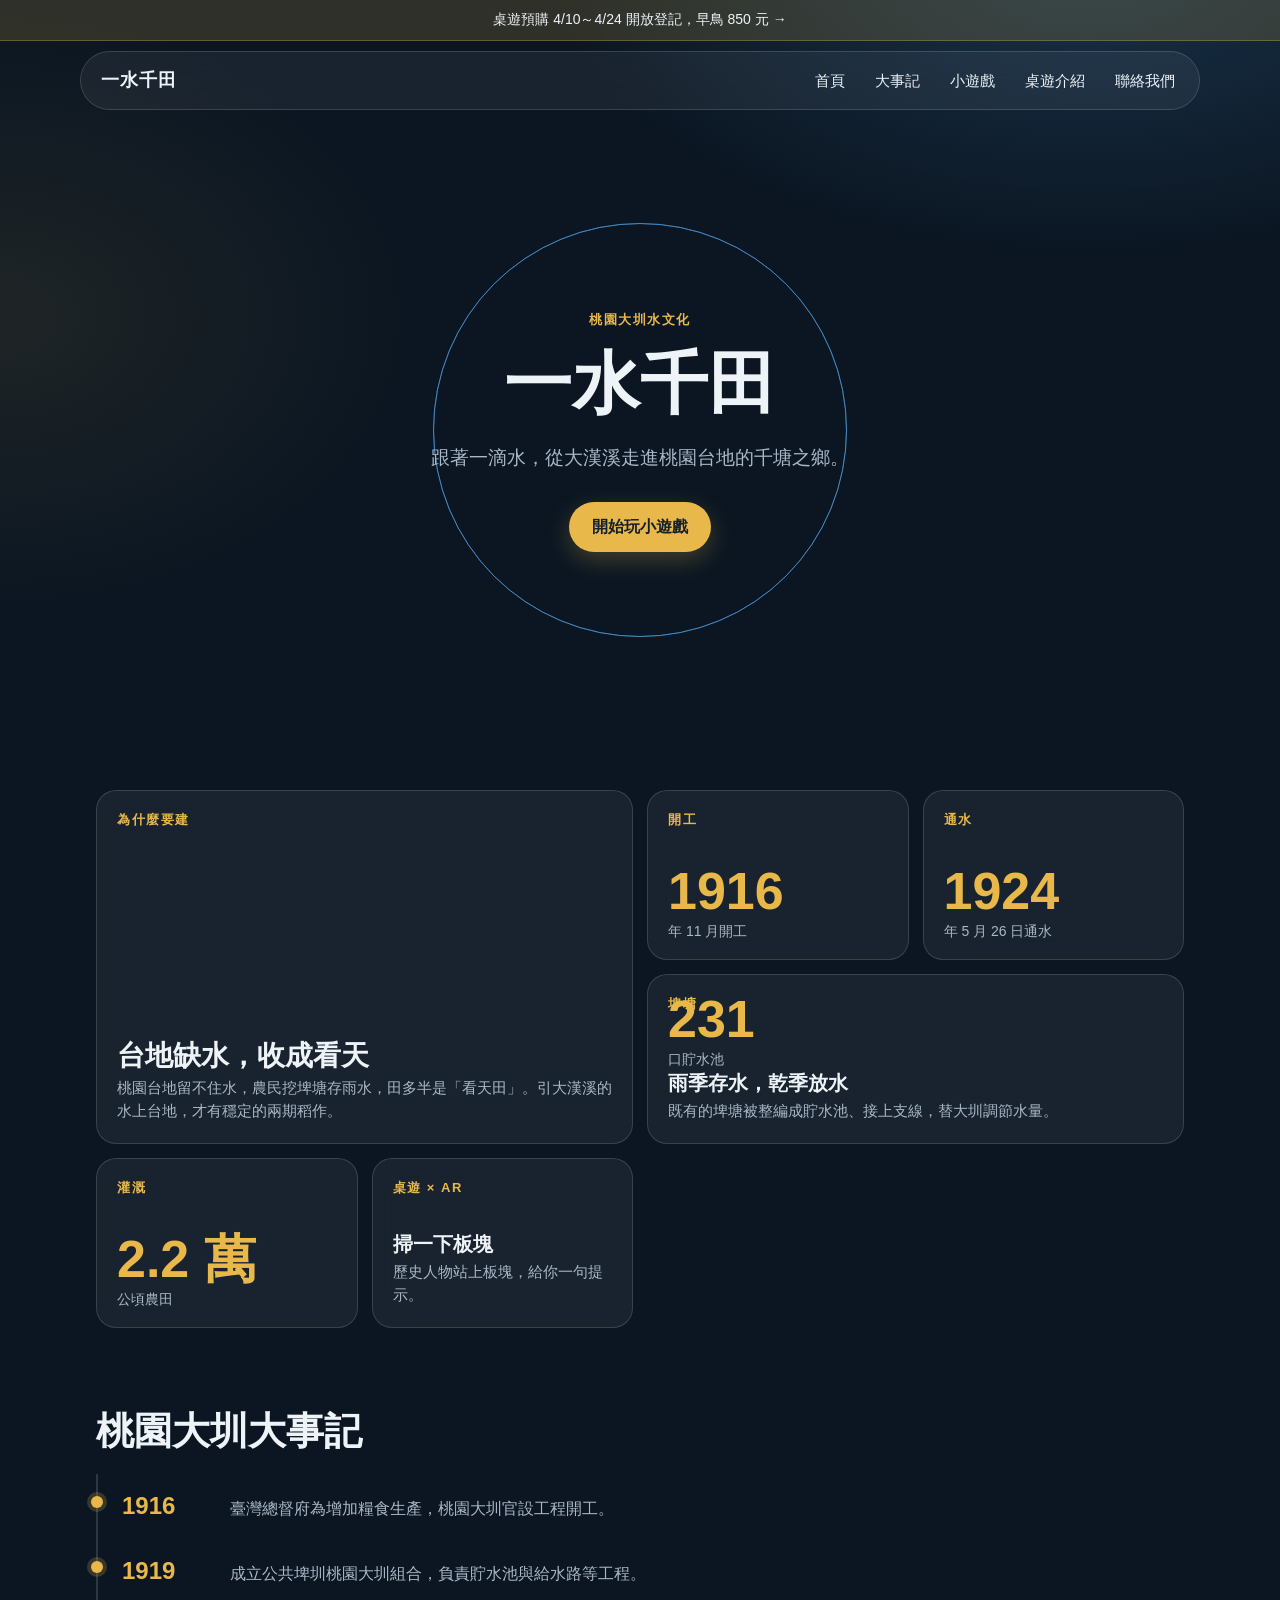
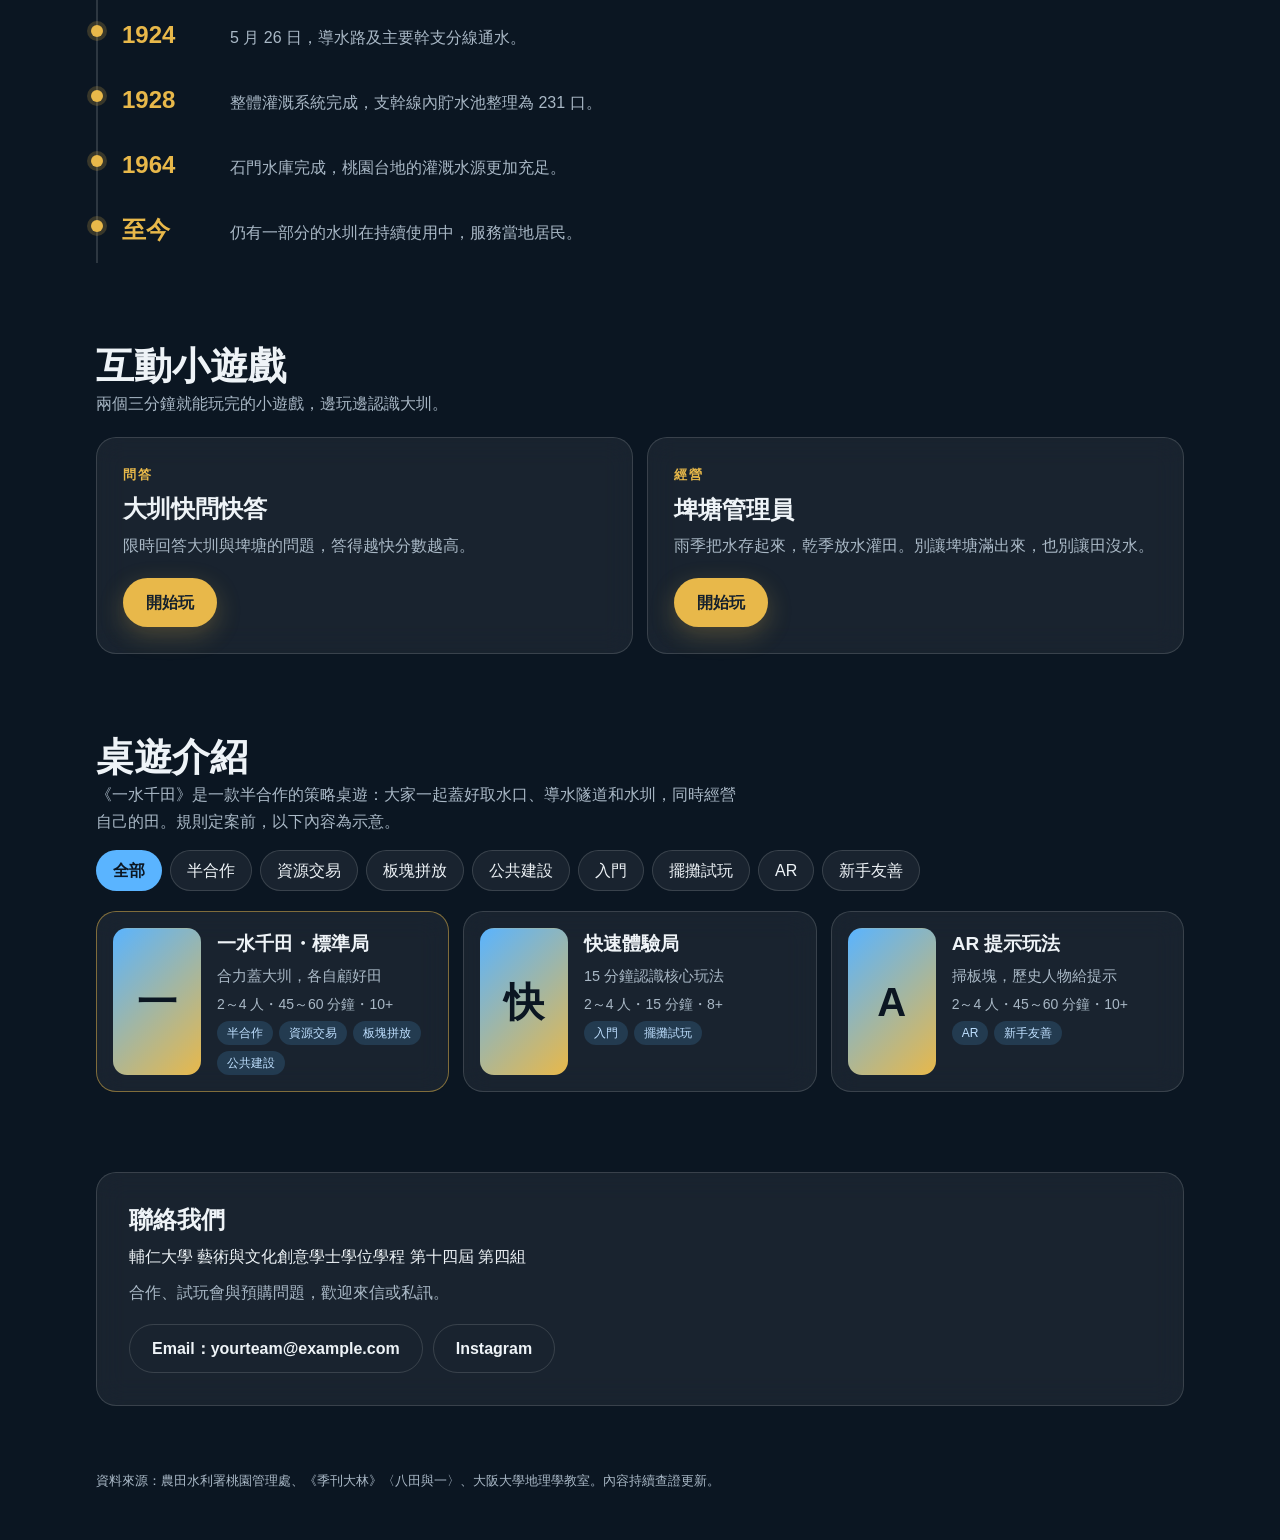
<file: index.html>
<!DOCTYPE html>
<html lang="zh-Hant">
<head>
  <meta charset="UTF-8">
  <meta name="viewport" content="width=device-width, initial-scale=1, viewport-fit=cover">
  <meta name="theme-color" content="#0b1622">
  <meta name="description" content="">
  <title>一水千田</title>
  <link rel="stylesheet" href="css/style.css">
</head>
<body>
  <!-- 這個頁面沒有寫死的內容：所有文字、卡片、遊戲設定都由 js/app.js 讀 data.json 產生 -->
  <a class="skip" href="#app">跳到主要內容</a>
  <div id="preview-bar" hidden>預覽模式：這是尚未發布的草稿，訪客還看不到</div>
  <div id="announce"></div>
  <header id="nav"></header>
  <main id="app"><p class="loading">載入中…</p></main>
  <footer id="footer"></footer>

  <!-- 小遊戲與桌遊詳細內容共用的彈出視窗 -->
  <dialog id="modal" aria-labelledby="modal-title"></dialog>

  <script src="js/store.js"></script>
  <script src="js/games.js"></script>
  <script src="js/app.js"></script>
</body>
</html>
</file>
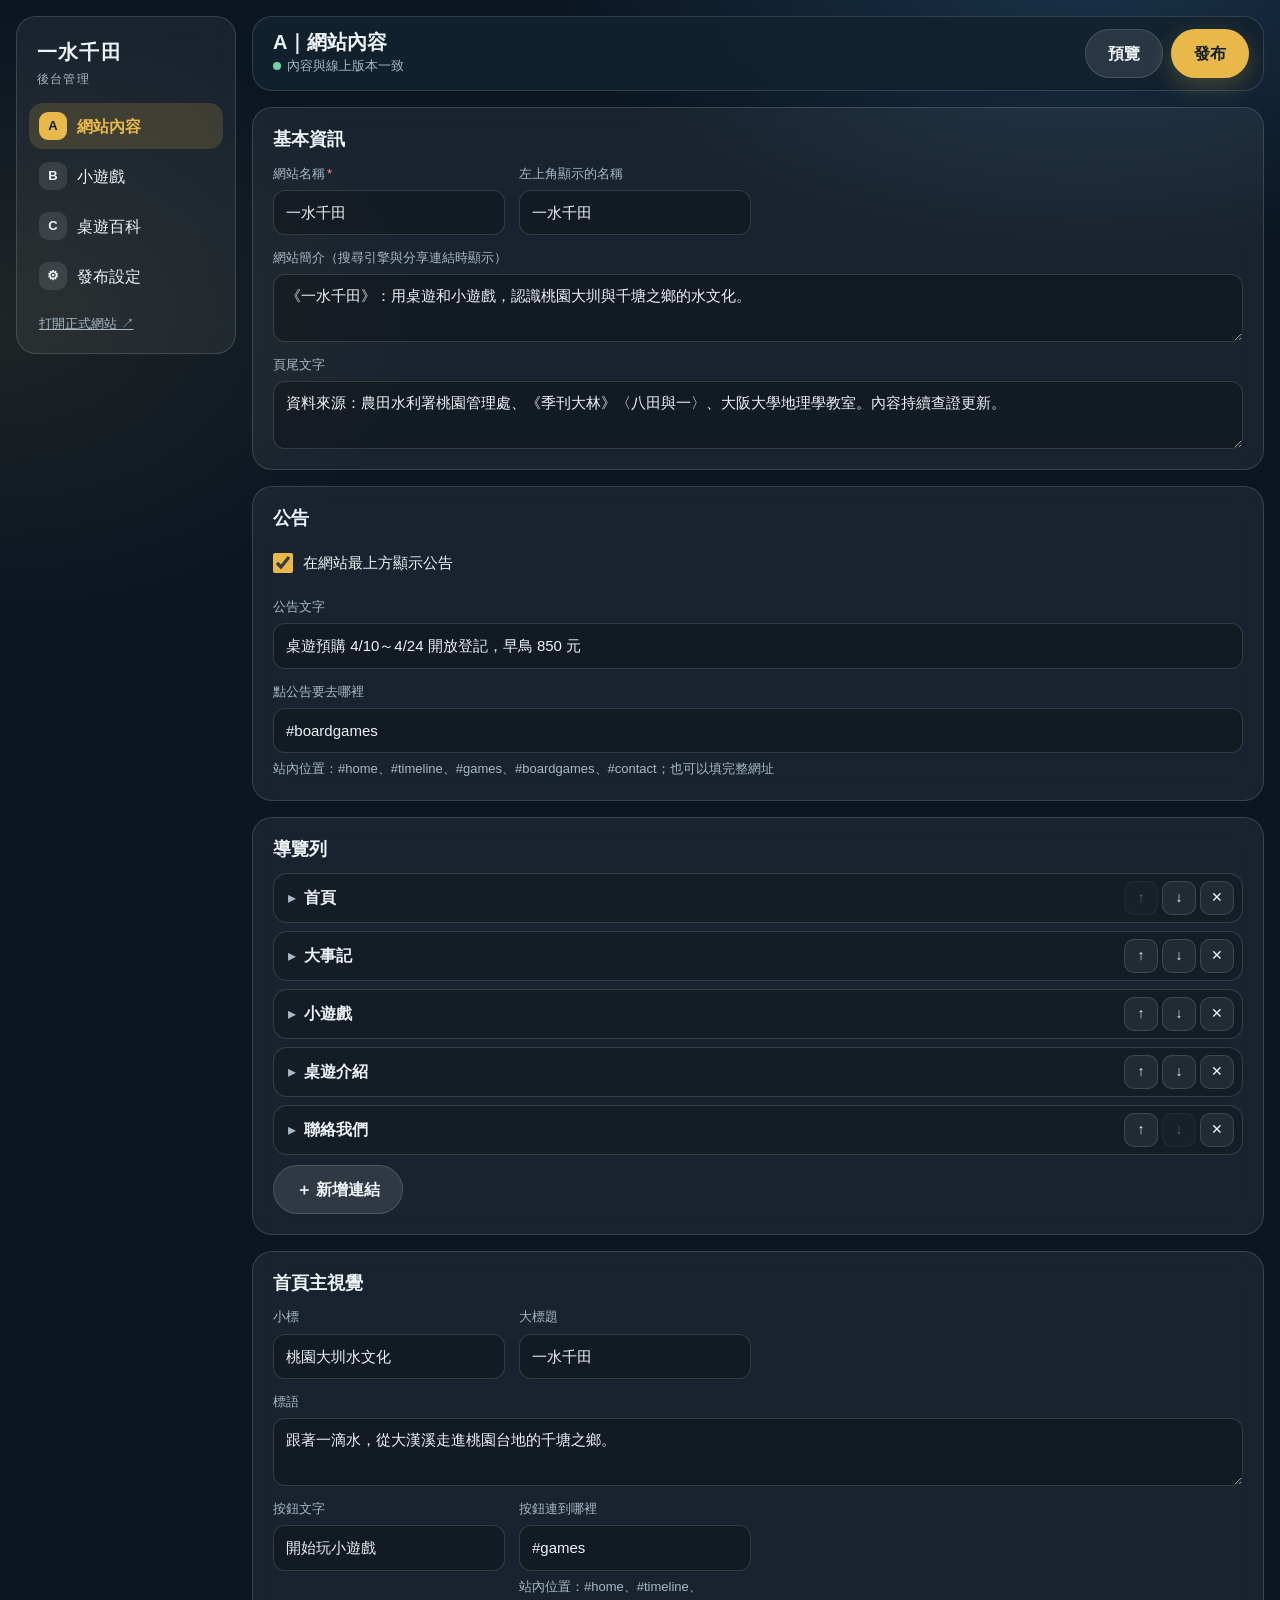
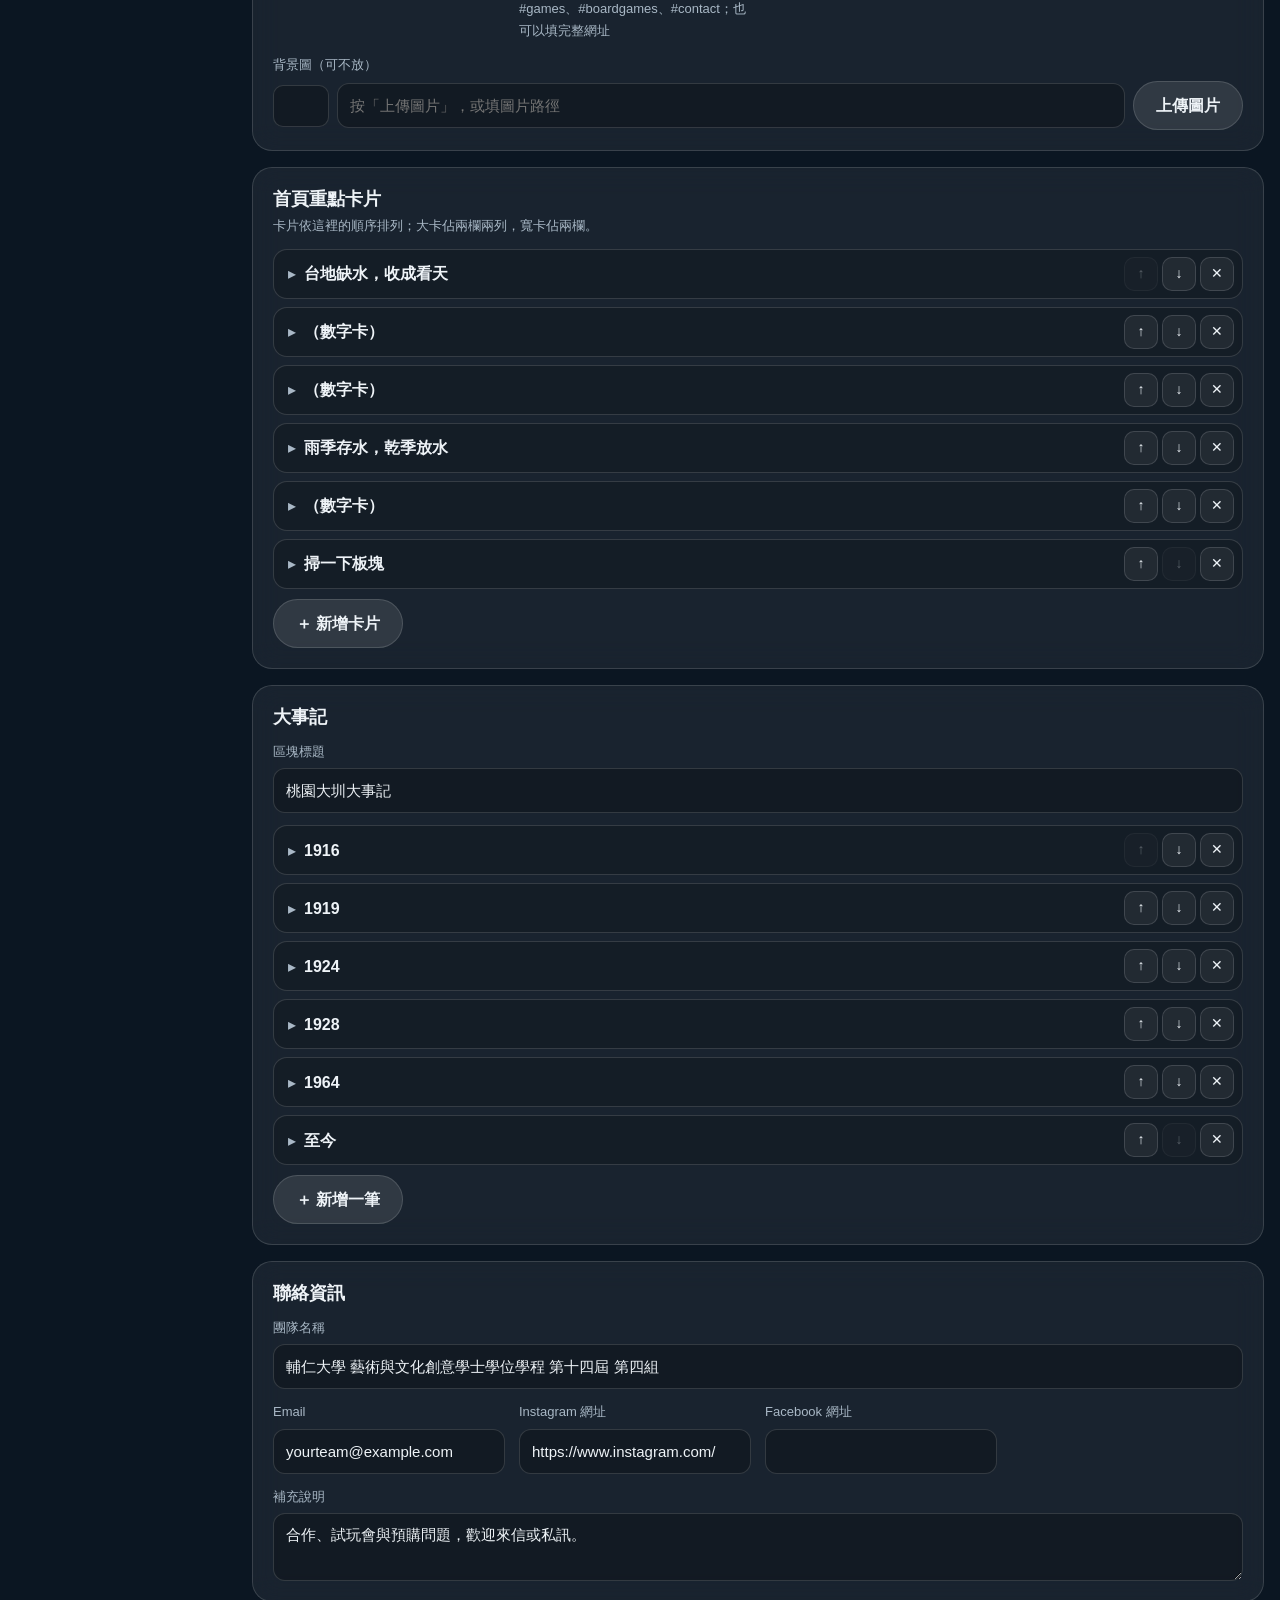
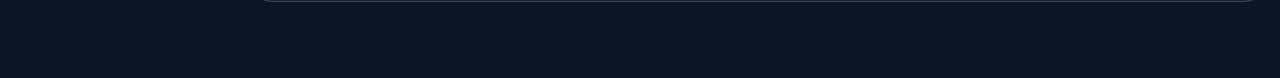
<file: admin.html>
<!DOCTYPE html>
<html lang="zh-Hant">
<head>
  <meta charset="UTF-8">
  <meta name="viewport" content="width=device-width, initial-scale=1, viewport-fit=cover">
  <meta name="robots" content="noindex">
  <meta name="theme-color" content="#0b1622">
  <title>一水千田｜後台管理</title>
  <link rel="stylesheet" href="css/style.css">
  <link rel="stylesheet" href="css/admin.css">
</head>
<body class="admin">
  <div class="shell">
    <!-- 左側：三個管理模組＋發布設定 -->
    <aside class="side glass">
      <p class="side-logo">一水千田<small>後台管理</small></p>
      <nav class="side-nav" aria-label="管理模組">
        <button type="button" data-view="site"><b>A</b><span>網站內容</span></button>
        <button type="button" data-view="games"><b>B</b><span>小遊戲</span></button>
        <button type="button" data-view="boardgames"><b>C</b><span>桌遊百科</span></button>
        <button type="button" data-view="publish"><b>⚙</b><span>發布設定</span></button>
      </nav>
      <a class="side-link" href="index.html" target="_blank" rel="noopener">打開正式網站 ↗</a>
    </aside>

    <div class="main">
      <header class="top glass">
        <div>
          <h1 id="view-title">載入中…</h1>
          <p id="status" class="status" aria-live="polite"></p>
        </div>
        <div class="top-actions">
          <button class="btn" type="button" id="btn-preview">預覽</button>
          <button class="btn primary" type="button" id="btn-publish">發布</button>
        </div>
      </header>
      <main id="view"></main>
    </div>
  </div>

  <div id="toasts" aria-live="polite"></div>
  <dialog id="ask"></dialog>
  <input type="file" id="file-image" accept="image/png,image/jpeg,image/webp" hidden>
  <input type="file" id="file-json" accept="application/json,.json" hidden>

  <script src="js/store.js"></script>
  <script src="js/admin.js"></script>
</body>
</html>
</file>
<file: css/style.css>
/* ═══════════════════════════════════════════════════════════════
   style.css｜前台樣式（後台 admin.css 也沿用最上面的色票與基本元件）
   想換全站顏色：只改 :root 這一段
   ═══════════════════════════════════════════════════════════════ */
:root {
  --bg: #0b1622;            /* 深水色背景 */
  --bg-2: #10202f;
  --ink: #eef3f7;           /* 主要文字 */
  --muted: #a9b8c6;         /* 次要文字 */
  --water: #5ab4ff;         /* 水圳藍 */
  --gold: #e8b84a;          /* 稻穗金（主要按鈕、數字） */
  --good: #6fd3a0;
  --bad: #ff8f7a;
  --glass: rgba(255, 255, 255, 0.06);
  --glass-2: rgba(255, 255, 255, 0.1);
  --line: rgba(255, 255, 255, 0.14);
  --radius: 20px;
  --ease: cubic-bezier(0.2, 0.8, 0.2, 1);
  --font: -apple-system, BlinkMacSystemFont, "PingFang TC", "Noto Sans TC", "Microsoft JhengHei", sans-serif;
}

* { box-sizing: border-box; margin: 0; }
html { scroll-behavior: smooth; scroll-padding-top: 84px; }
body {
  min-height: 100vh;
  font-family: var(--font);
  color: var(--ink);
  line-height: 1.7;
  background:
    radial-gradient(900px 500px at 85% -5%, rgba(90, 180, 255, 0.18), transparent 60%),
    radial-gradient(700px 500px at 0% 35%, rgba(232, 184, 74, 0.09), transparent 60%),
    var(--bg);
  background-attachment: fixed;
  -webkit-text-size-adjust: 100%;
}
a { color: inherit; }
button { font: inherit; color: inherit; cursor: pointer; }
h1, h2, h3 { line-height: 1.25; text-wrap: balance; }
[hidden] { display: none !important; }
:focus-visible { outline: 3px solid var(--water); outline-offset: 3px; border-radius: 8px; }

.skip { position: absolute; left: -999px; top: 8px; z-index: 100; padding: 8px 14px; background: var(--gold); color: #14202c; border-radius: 8px; }
.skip:focus { left: 8px; }

/* ── 共用元件 ── */
.glass {
  background: var(--glass);
  border: 1px solid var(--line);
  border-radius: var(--radius);
  -webkit-backdrop-filter: blur(14px);
  backdrop-filter: blur(14px);
}
.btn {
  display: inline-flex; align-items: center; justify-content: center; gap: 8px;
  min-height: 44px; padding: 10px 22px;
  border-radius: 999px; border: 1px solid var(--line);
  background: var(--glass-2); text-decoration: none; font-weight: 700;
  transition: transform 0.2s var(--ease), background 0.2s, box-shadow 0.2s;
}
.btn:hover { transform: translateY(-2px); background: rgba(255, 255, 255, 0.16); }
.btn:active { transform: scale(0.97); }
.btn.primary { background: var(--gold); border-color: transparent; color: #14202c; box-shadow: 0 8px 24px rgba(232, 184, 74, 0.25); }
.btn.primary:hover { background: #f2c964; }
.btn.ghost { background: transparent; }
.btn:disabled { opacity: 0.5; pointer-events: none; }
.icon-btn { width: 40px; height: 40px; border-radius: 50%; border: 1px solid var(--line); background: var(--glass-2); font-size: 22px; line-height: 1; }
.eyebrow, .kicker { color: var(--gold); font-size: 13px; font-weight: 700; letter-spacing: 0.12em; }
.text { color: var(--muted); }
.warn { color: var(--bad); }
.good { color: var(--good); }
.chips { display: flex; flex-wrap: wrap; gap: 8px; margin: 14px 0 20px; }
.chip { min-height: 38px; padding: 6px 16px; border-radius: 999px; border: 1px solid var(--line); background: var(--glass); transition: background 0.2s, color 0.2s; }
.chip.on { background: var(--water); border-color: transparent; color: #0b1622; font-weight: 700; }
.tags { display: flex; flex-wrap: wrap; gap: 6px; }
.tags i { font-style: normal; font-size: 12px; padding: 2px 10px; border-radius: 999px; background: rgba(90, 180, 255, 0.16); color: #bfe0ff; }
.meta { font-size: 14px; color: var(--muted); }

/* 捲動淡入 */
.reveal { opacity: 0; transform: translateY(18px); transition: opacity 0.7s var(--ease), transform 0.7s var(--ease); }
.reveal.in { opacity: 1; transform: none; }

/* ── 公告、預覽提示、導覽列 ── */
#preview-bar { position: sticky; top: 0; z-index: 60; padding: 6px 12px; text-align: center; font-size: 13px; font-weight: 700; background: var(--water); color: #0b1622; }
.announce { padding: 8px 16px; text-align: center; font-size: 14px; background: rgba(232, 184, 74, 0.16); border-bottom: 1px solid rgba(232, 184, 74, 0.3); }
.announce a { text-decoration: none; }
#nav { position: sticky; top: 0; z-index: 50; padding: 10px 16px 0; }
.nav { max-width: 1120px; margin: 0 auto; padding: 8px 10px 8px 20px; display: flex; align-items: center; gap: 12px; border-radius: 999px; }
.logo { font-weight: 900; font-size: 18px; text-decoration: none; letter-spacing: 0.06em; white-space: nowrap; }
.nav-links { margin-left: auto; display: flex; gap: 2px; overflow-x: auto; scrollbar-width: none; }
.nav-links::-webkit-scrollbar { display: none; }
.nav-links a { padding: 8px 14px; border-radius: 999px; text-decoration: none; font-size: 15px; white-space: nowrap; transition: background 0.2s; }
.nav-links a:hover { background: var(--glass-2); }

/* ── 主視覺 ── */
.hero { position: relative; min-height: min(78vh, 640px); display: grid; place-items: center; padding: 64px 20px; text-align: center; overflow: hidden; }
.hero.has-image::before { content: ""; position: absolute; inset: 0; background: linear-gradient(rgba(11, 22, 34, 0.55), var(--bg)), var(--hero-image) center / cover; }
.hero-inner { position: relative; max-width: 760px; }
.hero h1 { font-size: clamp(34px, 7vw, 68px); font-weight: 900; margin: 10px 0 16px; }
.lead { text-wrap: balance; font-size: clamp(16px, 2.2vw, 19px); color: var(--muted); margin-bottom: 28px; }
/* 水波：三個慢慢擴散的圓 */
.hero-water { position: absolute; inset: 0; display: grid; place-items: center; pointer-events: none; }
.hero-water i { position: absolute; width: 46vmin; height: 46vmin; border-radius: 50%; border: 1px solid rgba(90, 180, 255, 0.35); animation: ripple 9s linear infinite; }
.hero-water i:nth-child(2) { animation-delay: 3s; }
.hero-water i:nth-child(3) { animation-delay: 6s; }
@keyframes ripple { from { transform: scale(0.4); opacity: 0.9; } to { transform: scale(2.6); opacity: 0; } }

/* ── 區塊與 Bento ── */
.section { max-width: 1120px; margin: 0 auto; padding: 40px 16px; }
.section-head { margin-bottom: 8px; }
.section-head h2 { font-size: clamp(26px, 4vw, 38px); }
.section-head p { color: var(--muted); max-width: 640px; }
.bento { display: grid; grid-template-columns: repeat(4, 1fr); grid-auto-rows: 170px; grid-auto-flow: dense; gap: 14px; }
.bento-item { position: relative; padding: 20px; display: flex; flex-direction: column; justify-content: flex-end; gap: 4px; overflow: hidden; text-decoration: none; transition: opacity 0.7s var(--ease), transform 0.35s var(--ease), border-color 0.3s; }
.bento-item.reveal.in:hover { transform: translateY(-4px); border-color: rgba(90, 180, 255, 0.5); }
.bento-item.has-image::before { content: ""; position: absolute; inset: 0; z-index: -1; background: linear-gradient(transparent, rgba(11, 22, 34, 0.9)), var(--card-image) center / cover; }
.bento-item .kicker { position: absolute; top: 18px; left: 20px; }
.bento-item h3 { font-size: 20px; }
.bento-item .text { font-size: 14.5px; line-height: 1.6; }
.stat { font-size: clamp(34px, 4.5vw, 52px); font-weight: 900; color: var(--gold); line-height: 1.1; }
.stat small { display: block; font-size: 14px; font-weight: 500; color: var(--muted); margin-top: 4px; }
.size-lg { grid-column: span 2; grid-row: span 2; }
.size-lg h3 { font-size: 28px; }
.size-wide { grid-column: span 2; }
.size-tall { grid-row: span 2; }

/* ── 時間軸 ── */
.timeline { list-style: none; padding: 0; margin-top: 18px; border-left: 2px solid var(--line); }
.timeline li { position: relative; display: grid; grid-template-columns: 96px 1fr; gap: 12px; padding: 12px 0 12px 24px; align-items: baseline; }
.timeline li::before { content: ""; position: absolute; left: -7px; top: 22px; width: 12px; height: 12px; border-radius: 50%; background: var(--gold); box-shadow: 0 0 0 4px rgba(232, 184, 74, 0.2); }
.timeline strong { font-size: 24px; font-weight: 900; color: var(--gold); }
.timeline span { color: var(--muted); }
.bg-detail h3 { font-size: 16px; }
.bg-detail ul.plain { padding-left: 20px; color: var(--muted); font-size: 15px; }

/* ── 小遊戲卡片 ── */
.game-grid { display: grid; grid-template-columns: repeat(auto-fit, minmax(280px, 1fr)); gap: 14px; margin-top: 20px; }
.game-card { padding: 26px; display: flex; flex-direction: column; gap: 8px; align-items: flex-start; }
.game-card h3 { font-size: 24px; }
.game-card .btn { margin-top: 10px; }

/* ── 桌遊卡片 ── */
.bg-grid { display: grid; grid-template-columns: repeat(auto-fill, minmax(300px, 1fr)); gap: 14px; }
.bg-card { display: flex; gap: 16px; padding: 16px; text-align: left; align-items: stretch; transition: transform 0.3s var(--ease), border-color 0.3s; }
.bg-card:hover { transform: translateY(-4px); border-color: rgba(232, 184, 74, 0.6); }
.bg-card.featured { border-color: rgba(232, 184, 74, 0.5); }
.bg-cover { flex: 0 0 88px; min-height: 110px; border-radius: 14px; display: grid; place-items: center; font-size: 40px; font-weight: 900; color: #0b1622; background: linear-gradient(135deg, var(--water), var(--gold)) center / cover; }
.bg-body { display: flex; flex-direction: column; gap: 4px; min-width: 0; }
.bg-body strong { font-size: 19px; }
.bg-body .text { font-size: 14.5px; }

/* ── 聯絡、頁尾 ── */
.contact { padding: 32px; display: flex; flex-direction: column; gap: 8px; }
.contact-links { display: flex; flex-wrap: wrap; gap: 10px; margin-top: 10px; }
#footer { max-width: 1120px; margin: 0 auto; padding: 24px 16px 48px; font-size: 13px; color: var(--muted); }
.loading, .load-error { max-width: 560px; margin: 18vh auto; padding: 32px; text-align: center; }
.load-error { display: flex; flex-direction: column; gap: 14px; align-items: center; }
code { padding: 1px 6px; border-radius: 6px; background: var(--glass-2); font-size: 0.92em; }

/* ── 彈出視窗 ── */
dialog#modal { width: min(680px, calc(100vw - 24px)); max-height: calc(100dvh - 24px); margin: auto; padding: 0; border: 1px solid var(--line); border-radius: 24px; background: #12222f; color: var(--ink); overflow: auto; }
dialog#modal::backdrop { background: rgba(5, 10, 16, 0.7); -webkit-backdrop-filter: blur(6px); backdrop-filter: blur(6px); }
dialog#modal[open] { animation: pop 0.3s var(--ease); }
@keyframes pop { from { opacity: 0; transform: translateY(16px) scale(0.98); } }
.modal-inner { padding: 22px; display: flex; flex-direction: column; gap: 14px; }
.modal-head { display: flex; align-items: center; justify-content: space-between; gap: 12px; }
.modal-head h2 { font-size: 22px; }
.modal-inner > .btn { align-self: flex-start; }

/* 桌遊詳細 */
.bg-detail { display: flex; flex-direction: column; gap: 10px; }
.bg-photo { width: 100%; max-height: 260px; object-fit: cover; border-radius: 16px; }
.bg-cols { display: grid; grid-template-columns: 220px 1fr; gap: 18px; align-items: start; }
.bg-cols h3 { font-size: 16px; margin: 6px 0 4px; }
.bg-cols ul { padding-left: 20px; color: var(--muted); font-size: 15px; }
.radar { width: 100%; max-width: 240px; height: auto; display: block; margin: 0 auto; }
.radar-grid { fill: none; stroke: rgba(255, 255, 255, 0.16); stroke-width: 1; }
.radar-shape { fill: rgba(232, 184, 74, 0.35); stroke: var(--gold); stroke-width: 2; }
.radar-label { fill: var(--muted); font-size: 11px; font-family: var(--font); }

/* 小遊戲 */
.game-status { display: flex; justify-content: space-between; font-size: 14px; color: var(--muted); }
.timer { height: 8px; border-radius: 999px; background: var(--glass-2); overflow: hidden; }
.timer i { display: block; height: 100%; background: linear-gradient(90deg, var(--gold), var(--water)); transition: width 0.1s linear; }
.question { font-size: 21px; }
.options { display: grid; gap: 10px; }
.option { min-height: 52px; padding: 12px 16px; text-align: left; border-radius: 14px; border: 1px solid var(--line); background: var(--glass); transition: background 0.2s, border-color 0.2s, transform 0.2s; }
.option:hover:not(:disabled) { background: var(--glass-2); transform: translateX(4px); }
.option.right { border-color: var(--good); background: rgba(111, 211, 160, 0.18); }
.option.right::after { content: "　✓ 正確答案"; color: var(--good); font-size: 13px; }
.option.wrong { border-color: var(--bad); background: rgba(255, 143, 122, 0.15); }
.option.wrong::after { content: "　✗ 你的答案"; color: var(--bad); font-size: 13px; }
.feedback { min-height: 24px; color: var(--muted); display: flex; flex-wrap: wrap; align-items: center; gap: 10px; }
.feedback strong { color: var(--ink); }
.feedback .btn { margin-left: auto; }
.result { text-align: center; display: flex; flex-direction: column; align-items: center; gap: 6px; padding: 8px 0 4px; }
.big { font-size: 64px; font-weight: 900; color: var(--gold); line-height: 1.1; }
.big small { font-size: 18px; }
.rank { font-size: 20px; font-weight: 700; margin-bottom: 10px; }
.pond-row { display: grid; grid-template-columns: 120px 1fr; gap: 20px; align-items: stretch; }
.pond { position: relative; min-height: 220px; border-radius: 16px 16px 28px 28px; border: 2px solid var(--line); border-top: 0; background: rgba(255, 255, 255, 0.04); overflow: hidden; }
.pond i { position: absolute; left: 0; right: 0; bottom: 0; background: linear-gradient(rgba(90, 180, 255, 0.85), rgba(40, 110, 190, 0.9)); transition: height 0.6s var(--ease); }
.pond b { position: absolute; left: 0; right: 0; border-top: 2px dashed var(--gold); }
.pond-info { display: flex; flex-direction: column; gap: 6px; }
.pond-info strong { color: var(--gold); font-size: 1.15em; }
.pond-info strong.warn { color: var(--bad); }
.slider { display: flex; flex-direction: column; gap: 6px; margin-top: 6px; }
.slider output { font-weight: 900; color: var(--gold); font-size: 22px; }
input[type=range] { width: 100%; accent-color: var(--gold); height: 32px; }

/* ── 手機 ── */
@media (max-width: 760px) {
  .bento { grid-template-columns: repeat(2, 1fr); grid-auto-rows: 160px; }
  .size-lg { grid-row: span 2; }
  .bg-cols { grid-template-columns: 1fr; }
  .nav { padding-left: 16px; }
  .nav-links a { padding: 8px 10px; font-size: 14px; }
  .pond-row { grid-template-columns: 84px 1fr; gap: 14px; }
  .contact { padding: 22px; }
  .timeline li { grid-template-columns: 1fr; gap: 2px; }
}
@media (max-width: 420px) {
  .bento { grid-template-columns: 1fr; grid-auto-rows: minmax(150px, auto); }
  .size-lg, .size-wide { grid-column: auto; }
  .size-lg, .size-tall { grid-row: auto; }
}

/* 系統開啟「減少動態效果」時關掉動畫 */
@media (prefers-reduced-motion: reduce) {
  html { scroll-behavior: auto; }
  *, *::before, *::after { animation: none !important; transition: none !important; }
  .reveal { opacity: 1; transform: none; }
}
</file>
<file: css/admin.css>
/* ═══════════════════════════════════════════════════════════════
   admin.css｜後台樣式（色票與按鈕沿用 style.css）
   ═══════════════════════════════════════════════════════════════ */
body.admin { background-attachment: fixed; }
.shell { display: grid; grid-template-columns: 220px 1fr; gap: 16px; max-width: 1280px; margin: 0 auto; padding: 16px; min-height: 100vh; align-items: start; }

/* ── 側邊欄 ── */
.side { position: sticky; top: 16px; padding: 18px 12px; display: flex; flex-direction: column; gap: 14px; }
.side-logo { font-size: 20px; font-weight: 900; padding: 0 8px; letter-spacing: 0.06em; }
.side-logo small { display: block; font-size: 12px; font-weight: 500; color: var(--muted); letter-spacing: 0.1em; }
.side-nav { display: flex; flex-direction: column; gap: 4px; }
.side-nav button { display: flex; align-items: center; gap: 10px; min-height: 46px; padding: 8px 10px; border: 0; border-radius: 14px; background: transparent; text-align: left; transition: background 0.2s; }
.side-nav button:hover { background: var(--glass-2); }
.side-nav button.on { background: rgba(232, 184, 74, 0.16); color: var(--gold); font-weight: 700; }
.side-nav b { width: 28px; height: 28px; border-radius: 9px; display: grid; place-items: center; font-size: 13px; background: var(--glass-2); }
.side-nav button.on b { background: var(--gold); color: #14202c; }
.side-link { padding: 0 10px; font-size: 13px; color: var(--muted); }

/* ── 上方列 ── */
.main { min-width: 0; display: flex; flex-direction: column; gap: 16px; }
.top { background: rgba(18, 34, 47, 0.9); position: sticky; top: 16px; z-index: 20; padding: 12px 14px 12px 20px; display: flex; align-items: center; justify-content: space-between; gap: 12px; }
.top h1 { font-size: 20px; }
.status { font-size: 13px; color: var(--muted); display: flex; align-items: center; gap: 6px; }
.status::before { content: ""; width: 8px; height: 8px; border-radius: 50%; background: var(--good); }
.status.dirty::before { background: var(--gold); }
.top-actions { display: flex; gap: 8px; flex-shrink: 0; }
.busy { opacity: 0.6; pointer-events: none; }

/* ── 卡片與表單 ── */
#view { display: flex; flex-direction: column; gap: 16px; padding-bottom: 60px; animation: fade 0.3s var(--ease); }
@keyframes fade { from { opacity: 0; transform: translateY(8px); } }
.card { padding: 20px; }
.card > h2 { font-size: 18px; margin-bottom: 4px; }
.card > .hint { margin-bottom: 12px; }
.hint { font-size: 13px; color: var(--muted); }
.grid { display: grid; grid-template-columns: repeat(auto-fit, minmax(200px, 1fr)); gap: 12px 14px; margin-top: 12px; }
.f { display: flex; flex-direction: column; gap: 5px; min-width: 0; }
.f.wide { grid-column: 1 / -1; }
.f > span { font-size: 13px; color: var(--muted); }
.f > span i { color: var(--bad); font-style: normal; margin-left: 2px; }
.f input:not([type=checkbox]):not([type=range]), .f textarea, .f select {
  width: 100%; min-height: 42px; padding: 9px 12px;
  border-radius: 12px; border: 1px solid var(--line);
  background: rgba(0, 0, 0, 0.25); color: var(--ink); font: inherit; font-size: 15px;
  transition: border-color 0.2s, box-shadow 0.2s;
}
.f textarea { resize: vertical; line-height: 1.6; }
.f select option { background: #12222f; }
.f input:focus, .f textarea:focus, .f select:focus { outline: none; border-color: var(--water); box-shadow: 0 0 0 3px rgba(90, 180, 255, 0.25); }
.f .invalid, .f input.invalid:focus { border-color: var(--bad); box-shadow: 0 0 0 3px rgba(255, 143, 122, 0.22); }
.f.check { flex-direction: row; align-items: center; gap: 10px; min-height: 42px; }
.f.check input { width: 20px; height: 20px; accent-color: var(--gold); }
.f.check span { font-size: 15px; color: var(--ink); }

/* ── 清單項目（可展開） ── */
.list { display: flex; flex-direction: column; gap: 8px; margin-top: 12px; }
.item { border: 1px solid var(--line); border-radius: 14px; background: rgba(0, 0, 0, 0.18); }
.item > summary { display: flex; align-items: center; gap: 8px; min-height: 48px; padding: 6px 8px 6px 14px; cursor: pointer; list-style: none; }
.item > summary::-webkit-details-marker { display: none; }
.item > summary::before { content: "▸"; color: var(--muted); transition: transform 0.2s; }
.item[open] > summary::before { transform: rotate(90deg); }
.item-title { flex: 1; min-width: 0; overflow: hidden; text-overflow: ellipsis; white-space: nowrap; font-weight: 700; }
.item-actions { display: flex; gap: 4px; }
.mini { width: 34px; height: 34px; border-radius: 10px; border: 1px solid var(--line); background: var(--glass); font-size: 14px; }
.mini:hover { background: var(--glass-2); }
.mini.danger:hover { background: rgba(255, 143, 122, 0.25); border-color: var(--bad); }
.mini:disabled { opacity: 0.3; pointer-events: none; }
.item > .grid { padding: 0 14px 14px; margin-top: 0; }
.add { align-self: flex-start; margin-top: 10px; }

/* ── 圖片欄位、雷達圖 ── */
.image-row { display: flex; gap: 8px; align-items: center; flex-wrap: wrap; }
.image-row input { flex: 1 1 200px; }
.thumb { flex: 0 0 56px; height: 42px; border-radius: 10px; border: 1px solid var(--line); background: rgba(0, 0, 0, 0.25) center / cover; }
.radar-edit { display: grid; grid-template-columns: 200px 1fr; gap: 14px; align-items: center; }
.radar-edit .grid { margin-top: 0; grid-template-columns: repeat(auto-fit, minmax(110px, 1fr)); }
.row-actions { display: flex; flex-wrap: wrap; gap: 8px; margin-top: 14px; }
.steps { padding-left: 20px; color: var(--muted); font-size: 14px; margin-top: 8px; }

/* ── 提示訊息（Toast） ── */
#toasts { position: fixed; right: 16px; bottom: 16px; z-index: 100; display: flex; flex-direction: column; gap: 8px; max-width: min(420px, calc(100vw - 32px)); }
.toast { padding: 12px 16px; border-radius: 14px; border: 1px solid var(--line); background: #17293a; box-shadow: 0 12px 32px rgba(0, 0, 0, 0.4); font-size: 14.5px; animation: toast-in 0.3s var(--ease); }
.toast.ok { border-color: var(--good); }
.toast.err { border-color: var(--bad); }
.toast.warn { border-color: var(--gold); }
.toast b { display: block; }
@keyframes toast-in { from { opacity: 0; transform: translateY(12px); } }

/* ── 確認視窗 ── */
dialog#ask { width: min(440px, calc(100vw - 32px)); margin: auto; padding: 22px; border: 1px solid var(--line); border-radius: 20px; background: #12222f; color: var(--ink); }
dialog#ask::backdrop { background: rgba(5, 10, 16, 0.7); }
dialog#ask p { margin-bottom: 18px; white-space: pre-line; }
dialog#ask .row-actions { justify-content: flex-end; margin-top: 0; }

/* ── 手機：側邊欄變成下方分頁列 ── */
@media (max-width: 860px) {
  .shell { grid-template-columns: 1fr; padding: 10px 10px 84px; }
  .side { position: fixed; top: auto; left: 10px; right: 10px; bottom: 10px; z-index: 30; padding: 6px; flex-direction: row; background: rgba(18, 34, 47, 0.92); }
  .side-logo, .side-link { display: none; }
  .side-nav { flex-direction: row; width: 100%; }
  .side-nav button { flex: 1; flex-direction: column; gap: 2px; justify-content: center; text-align: center; font-size: 12px; padding: 6px 2px; }
  .top { top: 10px; padding: 10px 10px 10px 14px; }
  .top h1 { font-size: 17px; }
  .top-actions .btn { padding: 8px 14px; }
  .radar-edit { grid-template-columns: 1fr; }
  #toasts { bottom: 90px; }
}
</file>
